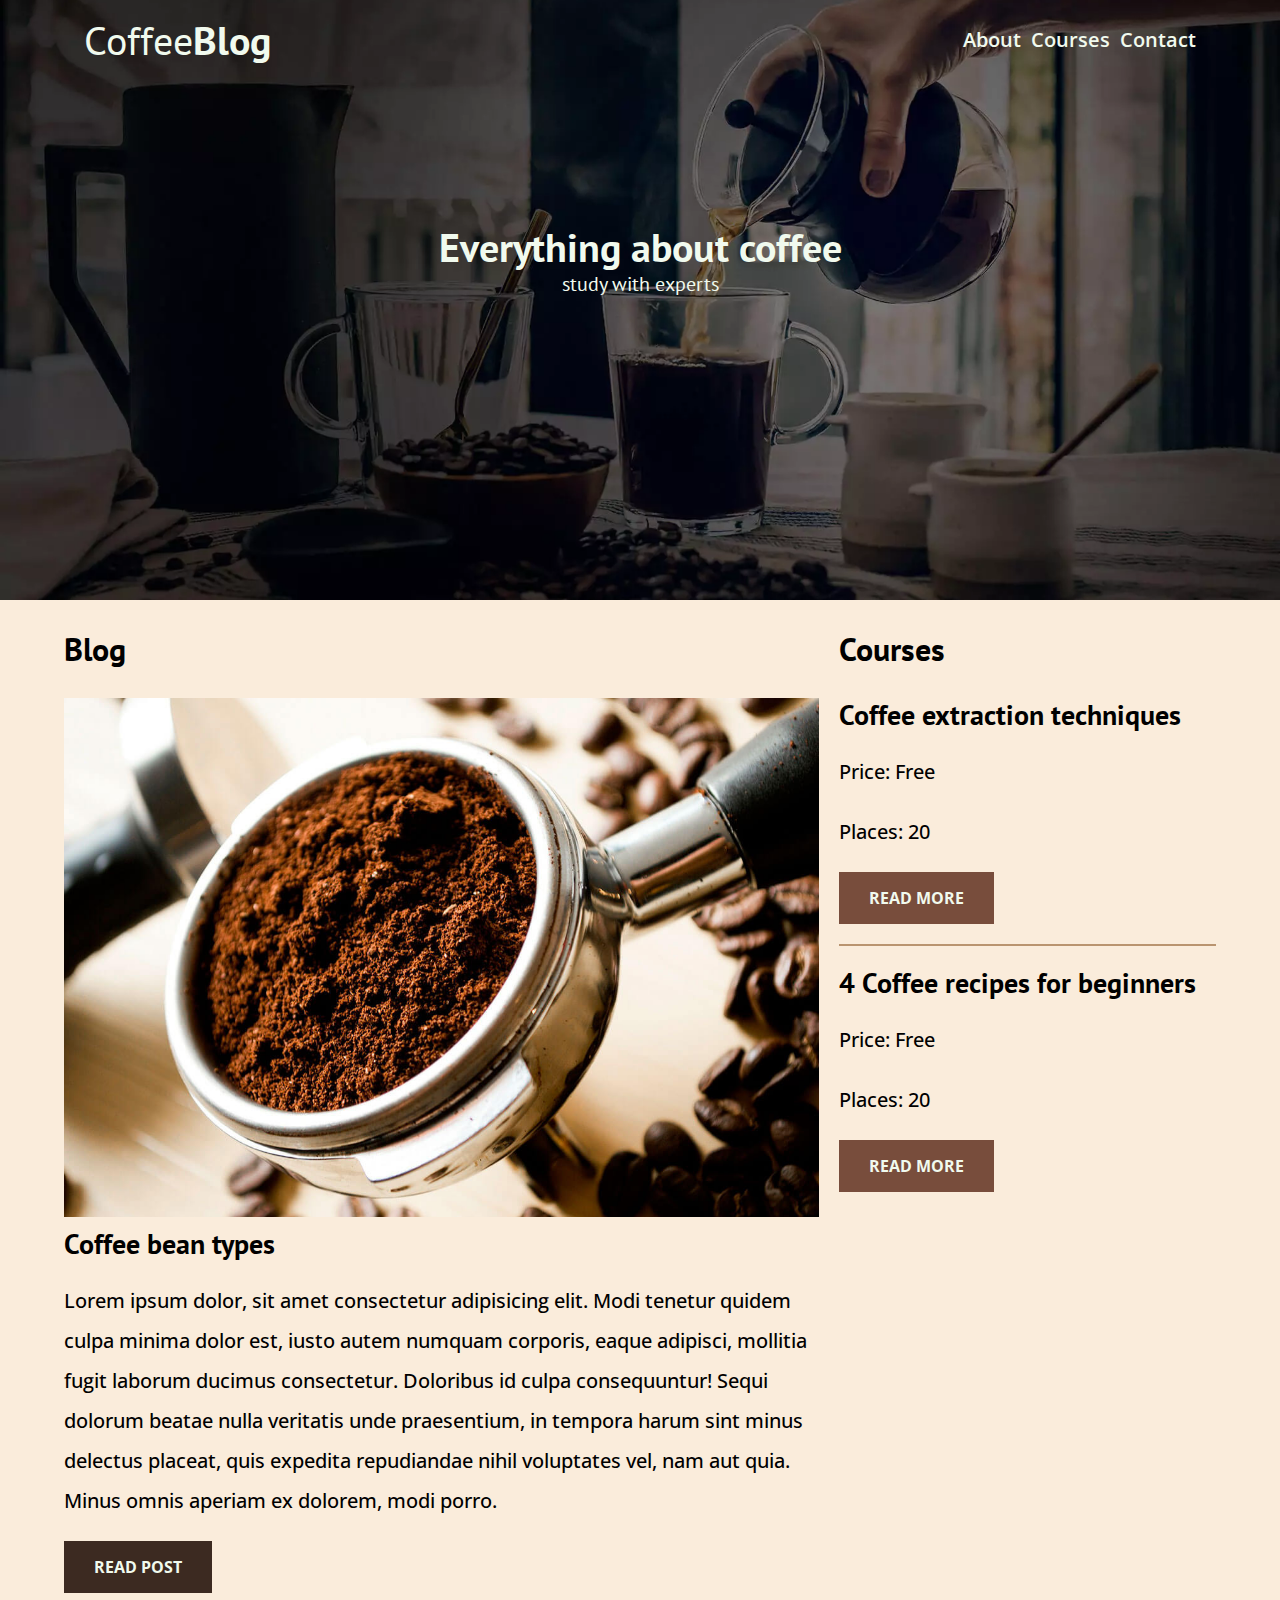
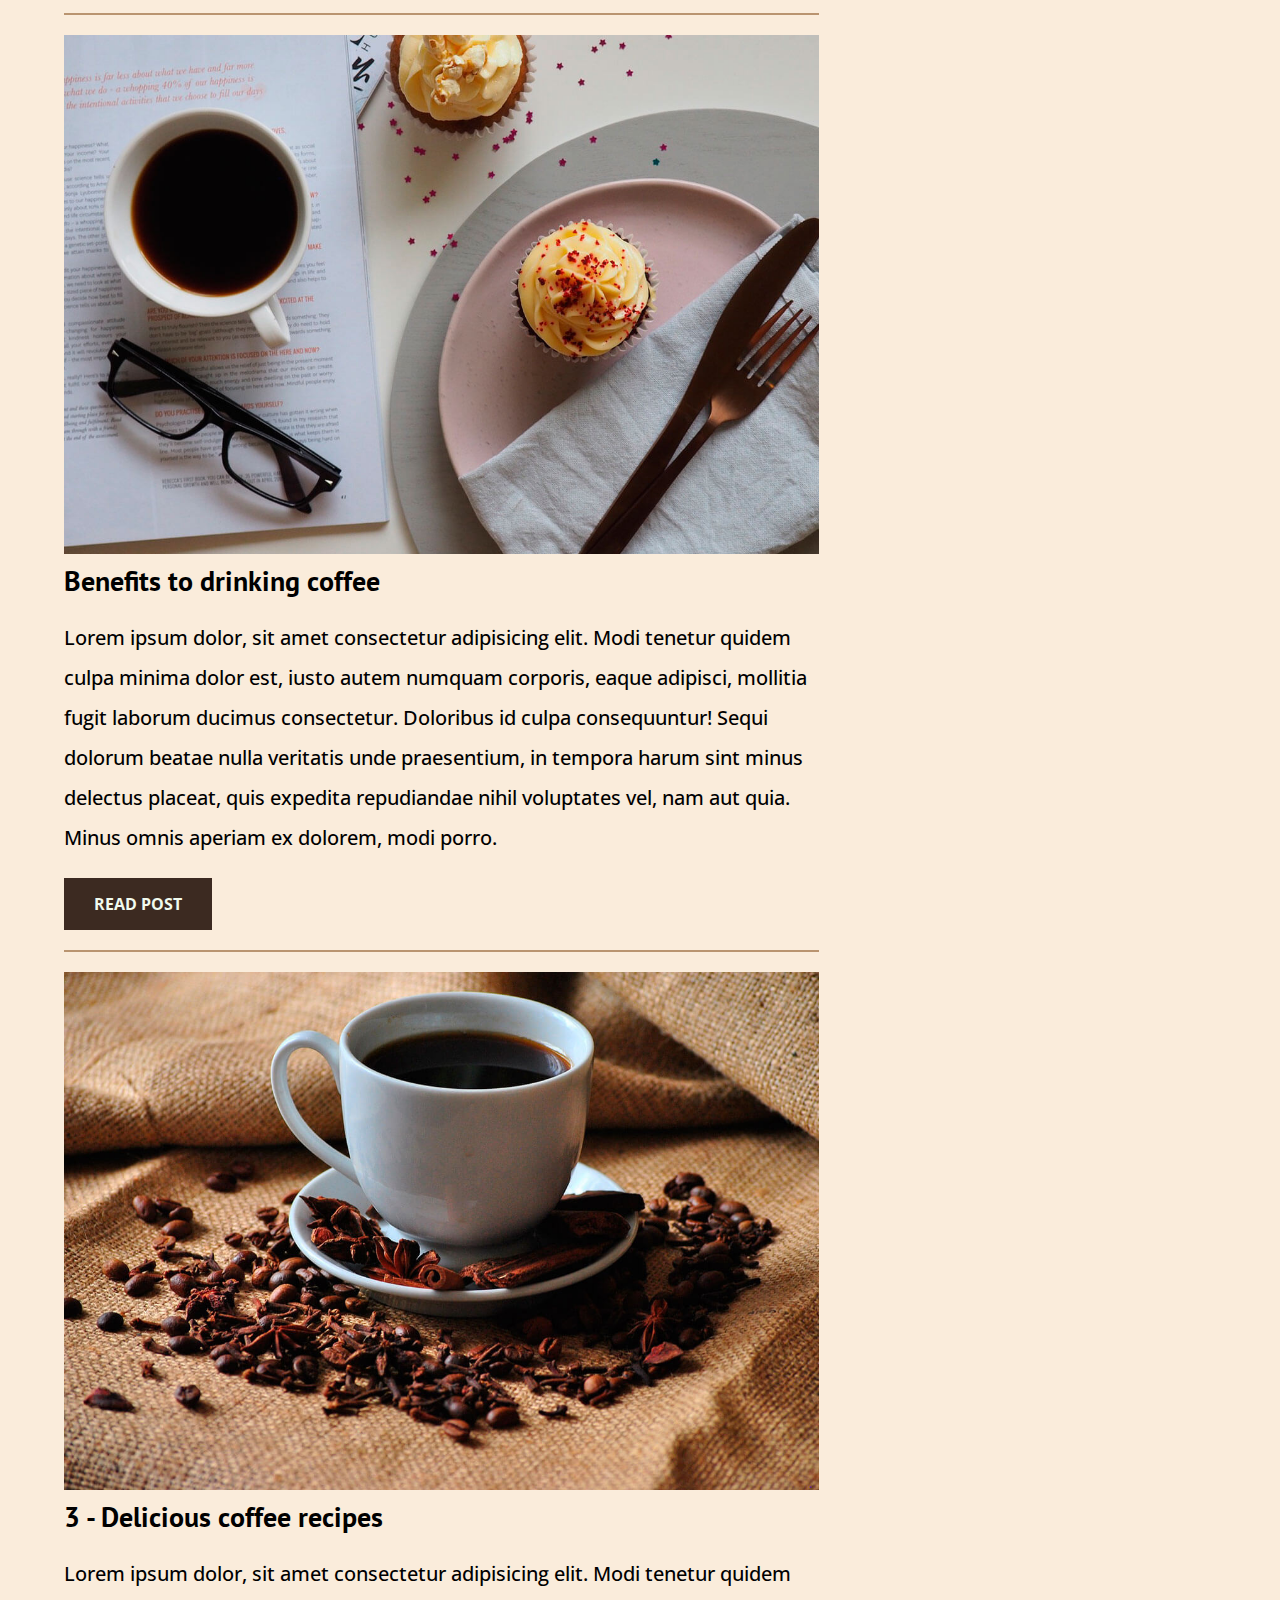
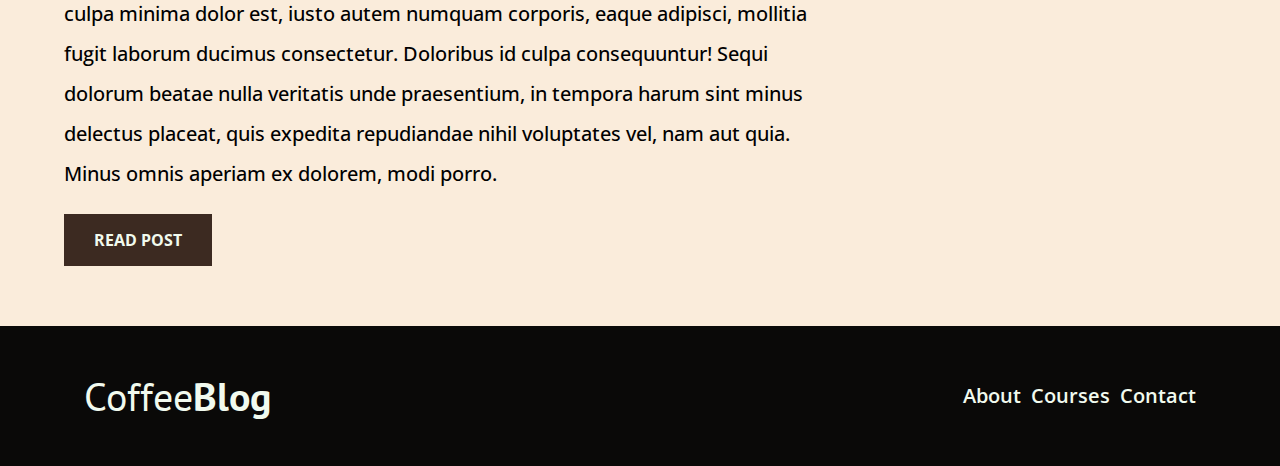
<file: index.html>
<!DOCTYPE html>
<html lang="en">
  <head>
    <meta charset="UTF-8" />
    <meta name="viewport" content="width=device-width, initial-scale=1.0" />
    <link rel="stylesheet" href="./css/style.css" />
    <link rel="stylesheet" href="./css/normalize.css" />
    <link rel="preconnect" href="https://fonts.googleapis.com" />
    <link rel="preconnect" href="https://fonts.gstatic.com" crossorigin />
    <link
      href="https://fonts.googleapis.com/css2?family=Open+Sans:ital,wght@0,300..800;1,300..800&family=PT+Sans:ital,wght@0,400;0,700;1,400;1,700&display=swap"
      rel="stylesheet"
    />
    <title>Document</title>
  </head>
  <body>
    <header class="header">
      <div class="container">
        <div class="nav__container">
          <a class="nav__logo" href="./index.html">
            <h1 class="normal no-margin center-text">Coffee<strong class="bold">Blog</strong></h1></a>

          <nav class="nav__navigation">
            <a href="./about.html" class="nav__links center-text"> About</a>
            <a href="./courses.html" class="nav__links center-text">Courses</a>
            <a href="./contact.html" class="nav__links center-text">Contact</a>
          </nav>
        </div>
      </div>
      <div class="header__texto center-text">
        <h2 class="no-margin">Everything about coffee</h2>
        <p class="no-margin">study with experts</p>
      </div>
    </header>

    <div class="container principal__content">
      <main class="blog">
          <h3>Blog</h3>
          <article class="post">
            <div class="post__img">
              <img loading="lazy" src="./img/blog1.jpg" alt="">
            </div>
            <div class="post__content ">
              <h4 class="no-margin">Coffee bean types</h4>
              <p>Lorem ipsum dolor, sit amet consectetur adipisicing elit. Modi tenetur quidem culpa minima dolor est, iusto autem numquam corporis, eaque adipisci, mollitia fugit laborum ducimus consectetur. Doloribus id culpa consequuntur!
              Sequi dolorum beatae nulla veritatis unde praesentium, in tempora harum sint minus delectus placeat, quis expedita repudiandae nihil voluptates vel, nam aut quia. Minus omnis aperiam ex dolorem, modi porro.</p> 
                <a  class="post__button  post__button--primary" href="./post.html">Read post</a>
            </div>
          </article>
          <article class="post">
            <div class="post__img">
              <img loading="lazy" src="./img/blog2.jpg" alt="">
            </div>
            <div class="post__content ">
              <h4 class="no-margin">Benefits to drinking coffee</h4>
              <p>Lorem ipsum dolor, sit amet consectetur adipisicing elit. Modi tenetur quidem culpa minima dolor est, iusto autem numquam corporis, eaque adipisci, mollitia fugit laborum ducimus consectetur. Doloribus id culpa consequuntur!
              Sequi dolorum beatae nulla veritatis unde praesentium, in tempora harum sint minus delectus placeat, quis expedita repudiandae nihil voluptates vel, nam aut quia. Minus omnis aperiam ex dolorem, modi porro.</p> 
                <a  class="post__button" href="./post.html">Read post</a>
            </div>
          </article>
          <article class="post">
            <div class="post__img">
              <img loading="lazy" src="./img/blog3.jpg" alt="">
            </div>
            <div class="post__content ">
              <h4 class="no-margin"> 3 - Delicious coffee recipes</h4>
              <p>Lorem ipsum dolor, sit amet consectetur adipisicing elit. Modi tenetur quidem culpa minima dolor est, iusto autem numquam corporis, eaque adipisci, mollitia fugit laborum ducimus consectetur. Doloribus id culpa consequuntur!
              Sequi dolorum beatae nulla veritatis unde praesentium, in tempora harum sint minus delectus placeat, quis expedita repudiandae nihil voluptates vel, nam aut quia. Minus omnis aperiam ex dolorem, modi porro.</p> 
                <a  class="post__button" href="./post.html">Read post</a>
            </div>
          </article>
      </main>
      <aside>
        <h3>Courses</h3>
        <ul class="courses  no-padding">
          <li class="widget-course ">
            <h4 class="no-margin">Coffee extraction techniques</h4>
            <p class="widget-course__label">Price:
              <span class="widget-course__info">Free</span>
            </p>
            <p class="widget-course__label">Places:
              <span class="widget-course__info">20</span>
            </p>
            <a  class="post__button  post__button--secondary" href="">Read More</a>
          </li>
          <li class="widget-course ">
            <h4 class="no-margin">4 Coffee recipes for beginners</h4>
            <p class="widget-course__label">Price:
              <span class="widget-course__info">Free</span>
            </p>
            <p class="widget-course__label">Places:
              <span class="widget-course__info">20</span>
            </p>
            <a  class="post__button  post__button--secondary" href="">Read More</a>
          </li>
        </ul>
      </aside>
    </div>
    <footer  class="footer">
      <div class="container">
        <div class="nav__container">
          <a class="nav__logo" href="./index.html">
            <h1 class="normal no-margin center-text">Coffee<strong class="bold">Blog</strong></h1></a>

          <nav class="nav__navigation">
            <a href="./about" class="nav__links center-text"> About</a>
            <a href="./courses" class="nav__links center-text">Courses</a>
            <a href="./contact" class="nav__links center-text">Contact</a>
          </nav>
        </div>
      </div>    

    </footer>
  </body>
</html>
</file>
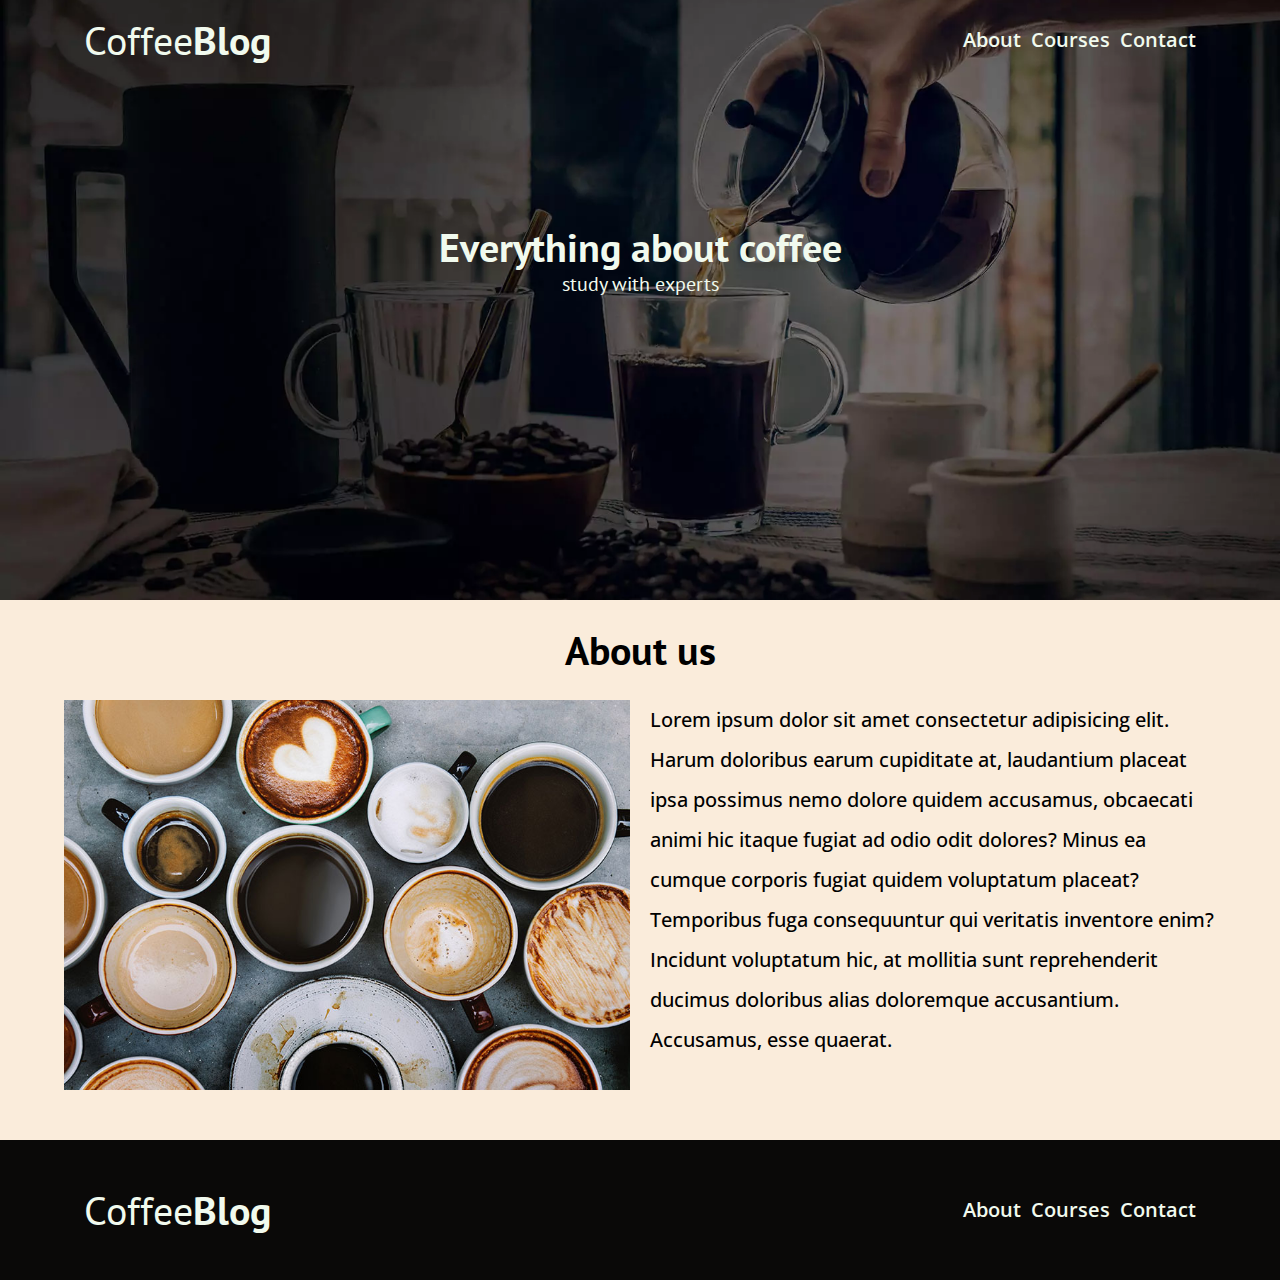
<file: about.html>
<!DOCTYPE html>
<html lang="en">
<head>
    <meta charset="UTF-8">
    <meta name="viewport" content="width=device-width, initial-scale=1.0">
    <link rel="stylesheet" href="./css/style.css" />
    <link rel="stylesheet" href="./css/normalize.css" />
    <link rel="preconnect" href="https://fonts.googleapis.com" />
    <link rel="preconnect" href="https://fonts.gstatic.com" crossorigin />
    <link
    href="https://fonts.googleapis.com/css2?family=Open+Sans:ital,wght@0,300..800;1,300..800&family=PT+Sans:ital,wght@0,400;0,700;1,400;1,700&display=swap"
    rel="stylesheet"
  />
    <title>Document</title>
</head>
<body>
    <header class="header">
        <div class="container">
          <div class="nav__container">
            <a class="nav__logo" href="./index.html">
              <h1 class="normal no-margin center-text">Coffee<strong class="bold">Blog</strong></h1></a>
  
            <nav class="nav__navigation">
              <a href="./about.html" class="nav__links center-text"> About</a>
              <a href="./courses.html" class="nav__links center-text">Courses</a>
              <a href="./contact.html" class="nav__links center-text">Contact</a>
            </nav>
          </div>
        </div>
        <div class="header__texto center-text">
          <h2 class="no-margin">Everything about coffee</h2>
          <p class="no-margin">study with experts</p>
        </div>
      </header>

      <main class="container">
        <h2 class="center-text">About us</h2>
        
        <div class="about">
          <div class="about__img">
            <img src="./img/nosotros.jpg" alt="">
          </div>
          <div class="about__text">
            <p>Lorem ipsum dolor sit amet consectetur adipisicing elit. Harum doloribus earum cupiditate at, laudantium placeat ipsa possimus nemo dolore quidem accusamus, obcaecati animi hic itaque fugiat ad odio odit dolores?
            Minus ea cumque corporis fugiat quidem voluptatum placeat? Temporibus fuga consequuntur qui veritatis inventore enim? Incidunt voluptatum hic, at mollitia sunt reprehenderit ducimus doloribus alias doloremque accusantium. Accusamus, esse quaerat.
            </p>
          </div>
         
        </div>
      

      </main>
      <footer  class="footer">
        <div class="container">
          <div class="nav__container">
            <a class="nav__logo" href="./index.html">
              <h1 class="normal no-margin center-text">Coffee<strong class="bold">Blog</strong></h1></a>
  
            <nav class="nav__navigation">
              <a href="./about" class="nav__links center-text"> About</a>
              <a href="./courses" class="nav__links center-text">Courses</a>
              <a href="./contact" class="nav__links center-text">Contact</a>
            </nav>
          </div>
        </div>    
  
      </footer>
</body>
</html>
</file>
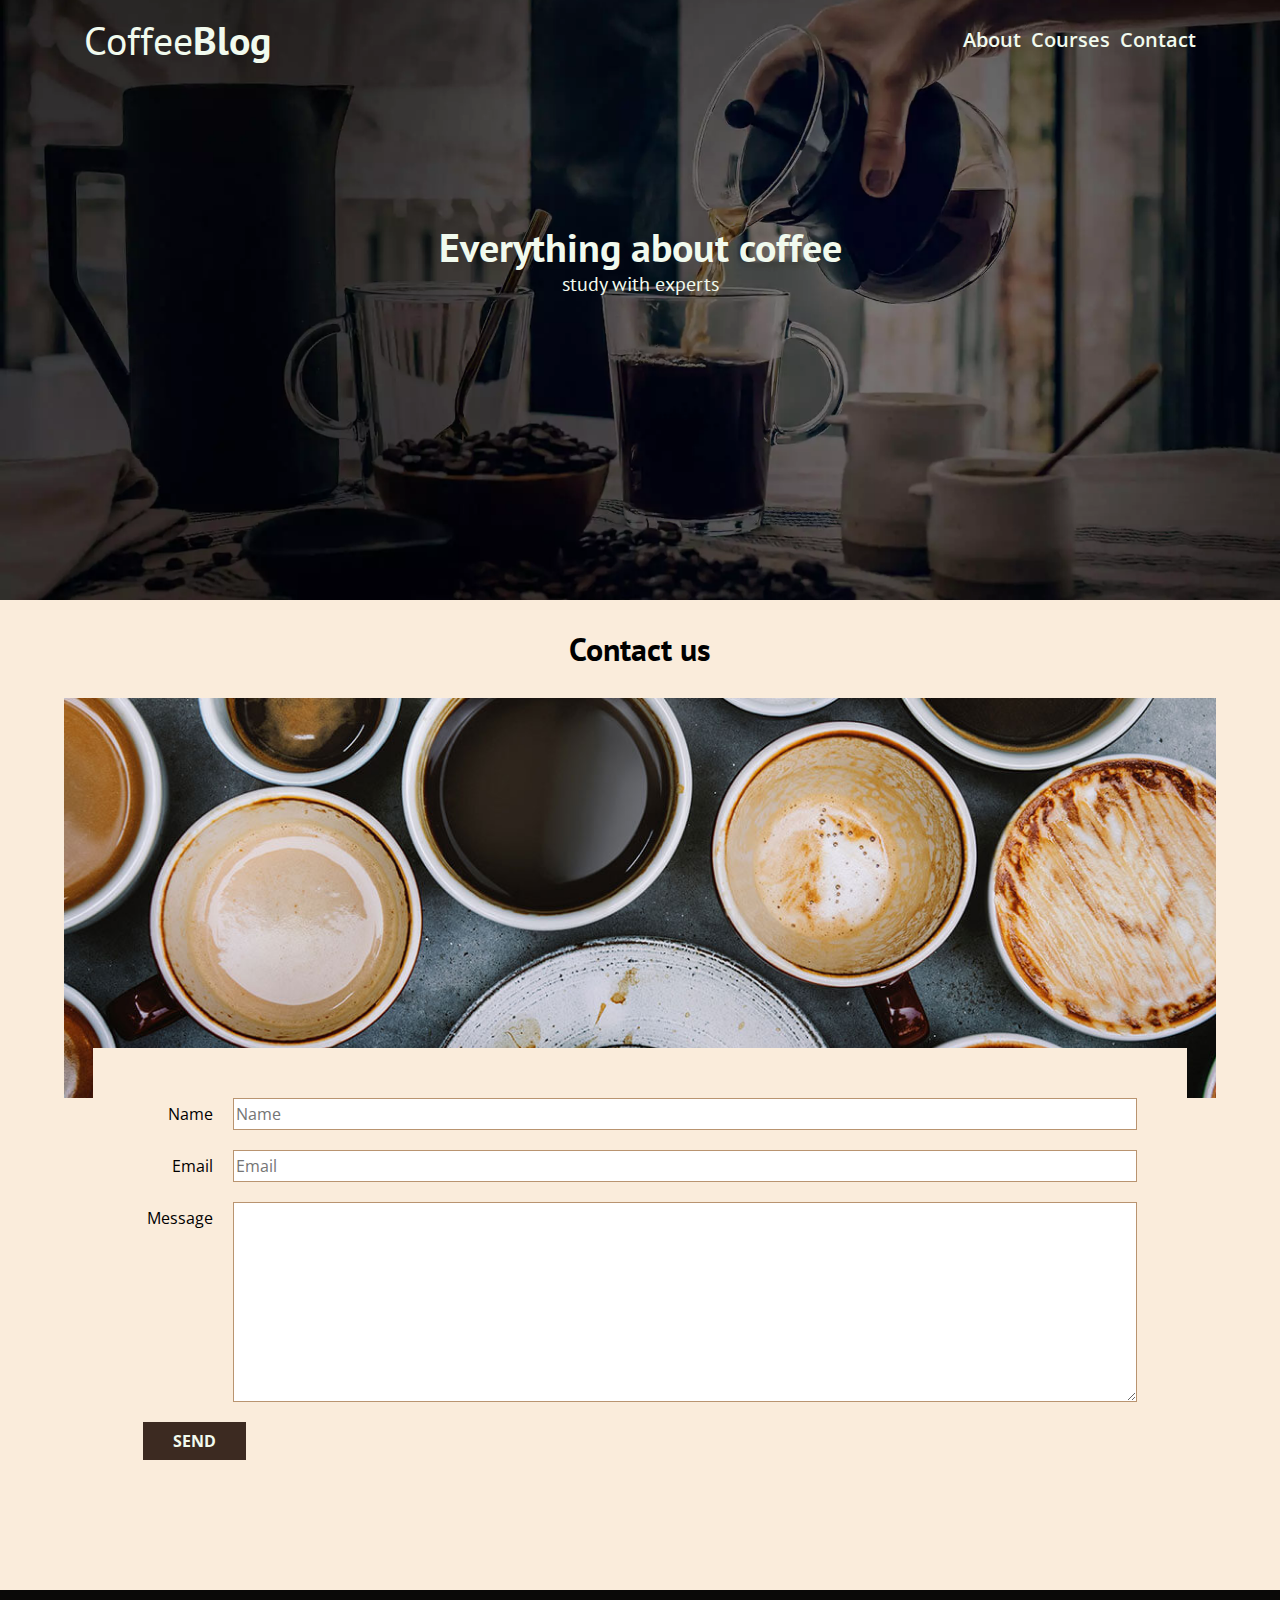
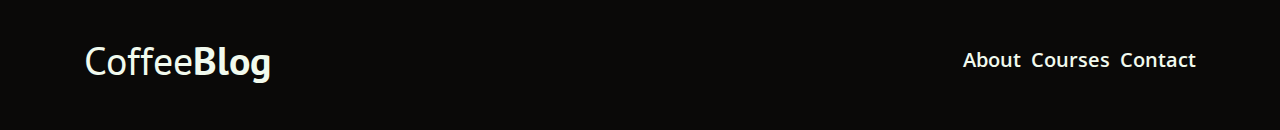
<file: contact.html>
<!DOCTYPE html>
<html lang="en">
  <head>
    <meta charset="UTF-8" />
    <meta name="viewport" content="width=device-width, initial-scale=1.0" />
    <link rel="stylesheet" href="./css/style.css" />
    <link rel="stylesheet" href="./css/normalize.css" />
    <link rel="preconnect" href="https://fonts.googleapis.com" />
    <link rel="preconnect" href="https://fonts.gstatic.com" crossorigin />
    <link
      href="https://fonts.googleapis.com/css2?family=Open+Sans:ital,wght@0,300..800;1,300..800&family=PT+Sans:ital,wght@0,400;0,700;1,400;1,700&display=swap"
      rel="stylesheet"
    />
    <title>Document</title>
  </head>
  <body>
    <header class="header">
      <div class="container">
        <div class="nav__container">
          <a class="nav__logo" href="./index.html">
            <h1 class="normal no-margin center-text">
              Coffee<strong class="bold">Blog</strong>
            </h1></a
          >

          <nav class="nav__navigation">
            <a href="./about.html" class="nav__links center-text"> About</a>
            <a href="./courses.html" class="nav__links center-text">Courses</a>
            <a href="./contact.html" class="nav__links center-text">Contact</a>
          </nav>
        </div>
      </div>
      <div class="header__texto center-text">
        <h2 class="no-margin">Everything about coffee</h2>
        <p class="no-margin">study with experts</p>
      </div>
    </header>
    <main class="container">
      <h3 class="center-text">Contact us</h3>
      <div class="contact__background"></div>
      <form class="form">
        <div class="form__contact">
          <label class="form__label" for="contact__name">Name</label>
          <input class="form__field " type="text" placeholder="Name" id="contact__name" />
        </div>
        <div class="form__contact">
          <label class="form__label" for="contact__email">Email</label>
          <input class="form__field " type="email" placeholder="Email" id="contact__email" />
        </div>
        <div class="form__contact">
          <label class="form__label" for="contact__message">Message</label>
          <textarea
            class="form__field form__field--textarea"
            name=""
            id="contact__message"
            cols="30"
            rows="10"
          ></textarea>
        </div>
        <div class="form__contact">
          <input
            type="submit"
            value="Send"
            class="post__button post__button--primary"
          />
        </div>
      </form>
    </main>
    <footer class="footer">
      <div class="container">
        <div class="nav__container">
          <a class="nav__logo" href="./index.html">
            <h1 class="normal no-margin center-text">
              Coffee<strong class="bold">Blog</strong>
            </h1></a
          >

          <nav class="nav__navigation">
            <a href="./about" class="nav__links center-text"> About</a>
            <a href="./courses" class="nav__links center-text">Courses</a>
            <a href="./contact" class="nav__links center-text">Contact</a>
          </nav>
        </div>
      </div>
    </footer>
  </body>
</html>
</file>
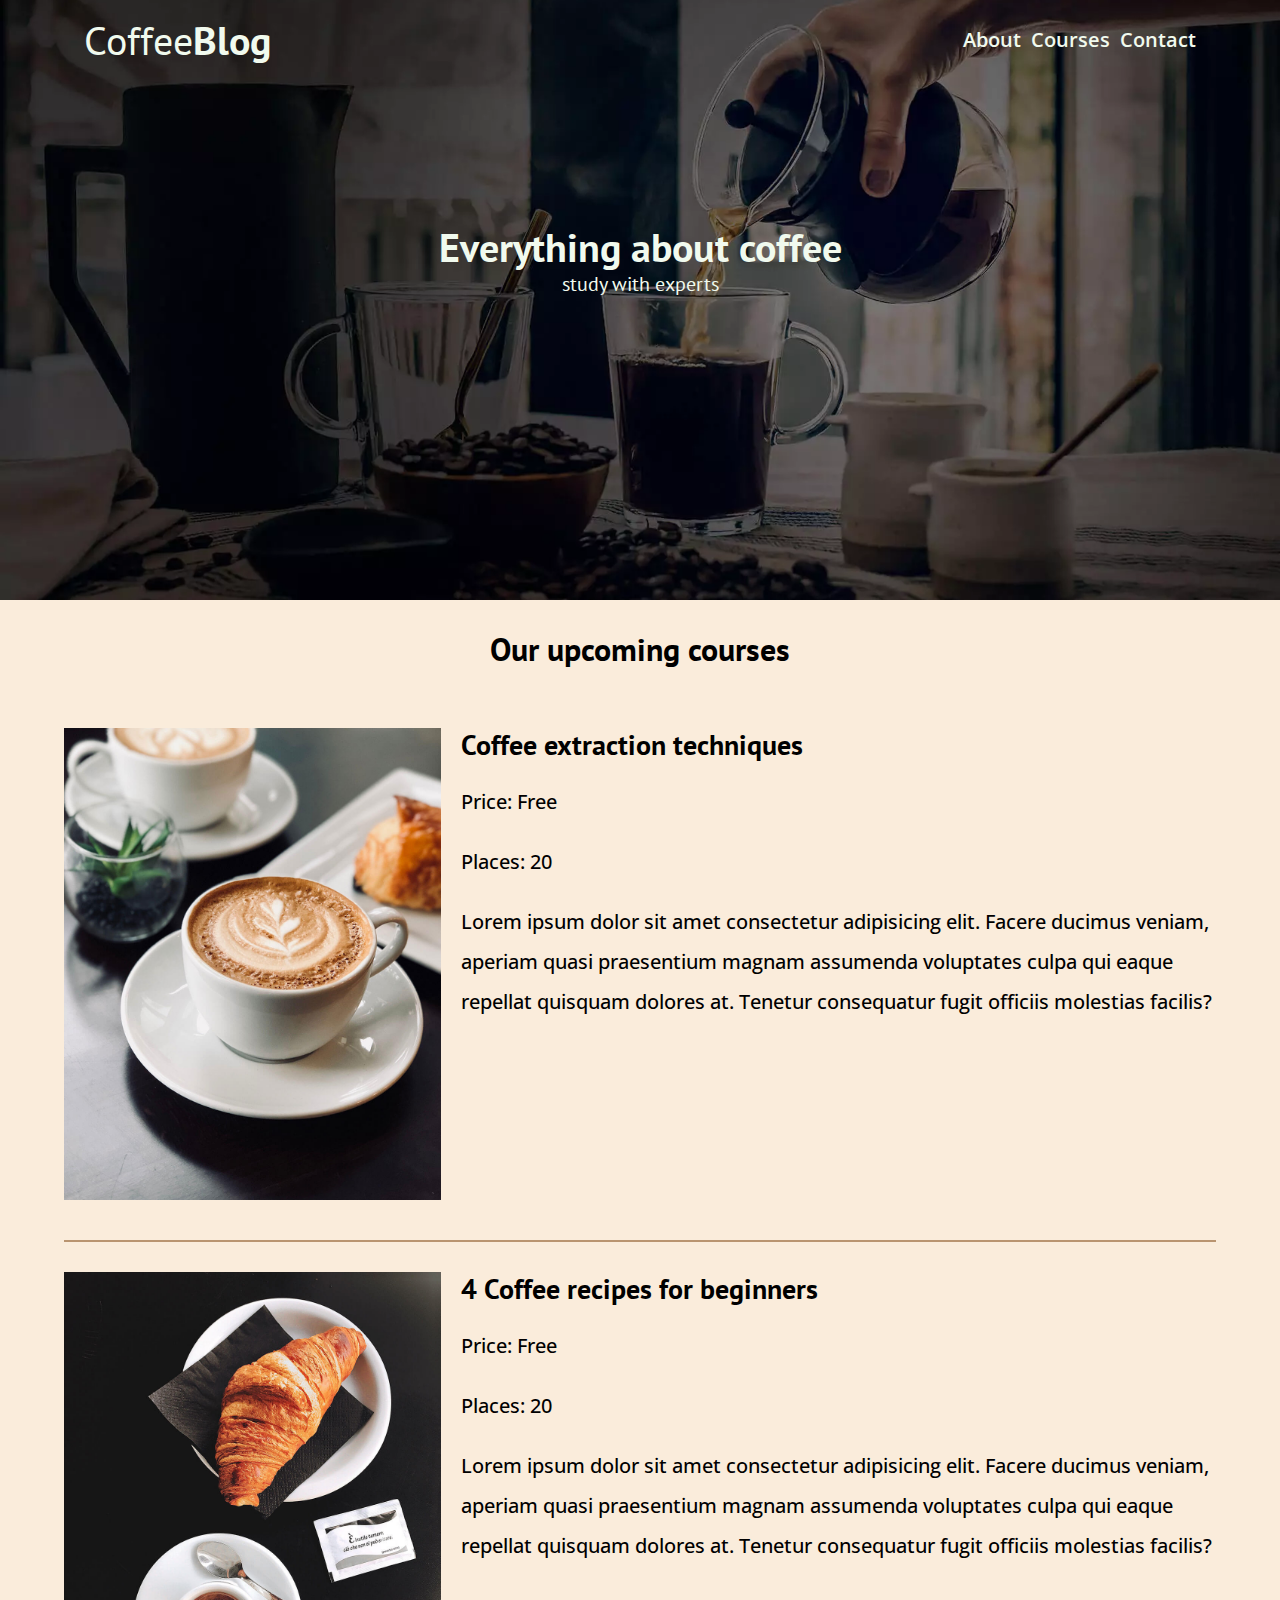
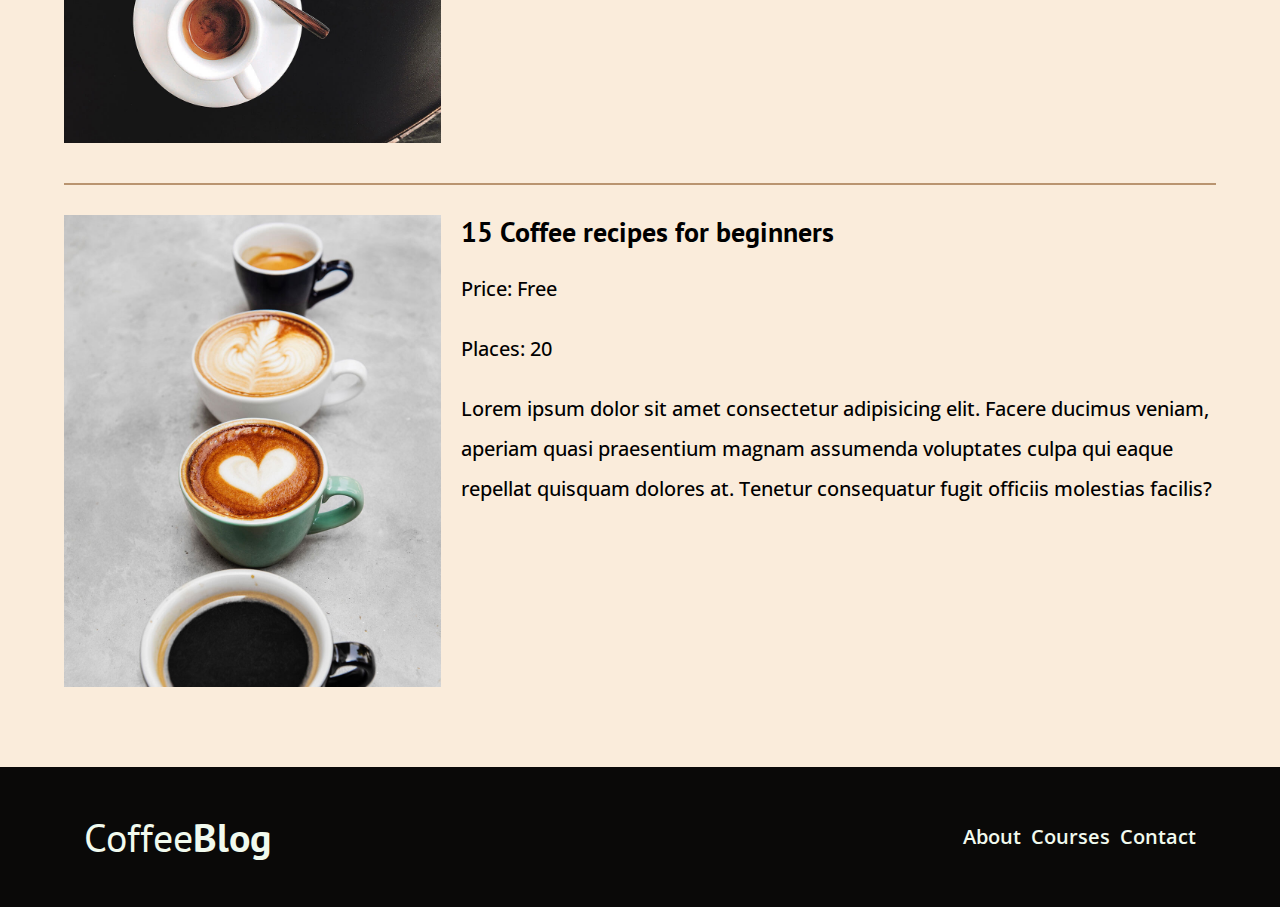
<file: courses.html>
<!DOCTYPE html>
<html lang="en">
  <head>
    <meta charset="UTF-8" />
    <meta name="viewport" content="width=device-width, initial-scale=1.0" />
    <link rel="stylesheet" href="./css/style.css" />
    <link rel="stylesheet" href="./css/normalize.css" />
    <link rel="preconnect" href="https://fonts.googleapis.com" />
    <link rel="preconnect" href="https://fonts.gstatic.com" crossorigin />
    <link
      href="https://fonts.googleapis.com/css2?family=Open+Sans:ital,wght@0,300..800;1,300..800&family=PT+Sans:ital,wght@0,400;0,700;1,400;1,700&display=swap"
      rel="stylesheet"
    />
    <title>Document</title>
  </head>
  <body>
    <header class="header">
      <div class="container">
        <div class="nav__container">
          <a class="nav__logo" href="./index.html">
            <h1 class="normal no-margin center-text">Coffee<strong class="bold">Blog</strong></h1></a>

          <nav class="nav__navigation">
            <a href="./about.html" class="nav__links center-text"> About</a>
            <a href="./courses.html" class="nav__links center-text">Courses</a>
            <a href="./contact.html" class="nav__links center-text">Contact</a>
          </nav>
        </div>
      </div>
      <div class="header__texto center-text">
        <h2 class="no-margin">Everything about coffee</h2>
        <p class="no-margin">study with experts</p>
      </div>
    </header>

    <main class="container">
        <h3 class="center-text">Our upcoming courses</h3>
       <div class="courses__container">
        <div class="courses__img"><img loading="lazy" src="./img/curso2.jpg" alt=""></div>
        <div class="courses__info">
            <h4 class="no-margin">Coffee extraction techniques</h4>
            <p class=course__label">Price:
              <span class=course__info">Free</span>
            </p>
            <p class=course__label">Places:
              <span class=course__info">20</span>
            </p>
            <p class=course__description">
            Lorem ipsum dolor sit amet consectetur adipisicing elit. Facere ducimus veniam, aperiam quasi praesentium magnam assumenda voluptates culpa qui eaque repellat quisquam dolores at. Tenetur consequatur fugit officiis molestias facilis?
              </p>
        </div>
       </div>
       <div class="courses__container">
        <div class="courses__img"><img loading="lazy" src="./img/curso1.jpg" alt=""></div>
        <div class="courses__info">
            <h4 class="no-margin">4 Coffee recipes for beginners</h4>
            <p class=course__label">Price:
              <span class=course__info">Free</span>
            </p>
            <p class=course__label">Places:
              <span class=course__info">20</span>
            </p>
            <p class=course__description">
            Lorem ipsum dolor sit amet consectetur adipisicing elit. Facere ducimus veniam, aperiam quasi praesentium magnam assumenda voluptates culpa qui eaque repellat quisquam dolores at. Tenetur consequatur fugit officiis molestias facilis?
              </p>
        </div>
       </div>
       <div class="courses__container">
        <div class="courses__img"><img loading="lazy" src="./img/curso3.jpg" alt=""></div>
        <div class="courses__info">
            <h4 class="no-margin">15 Coffee recipes for beginners</h4>
            <p class=course__label">Price:
              <span class=course__info">Free</span>
            </p>
            <p class=course__label">Places:
              <span class=course__info">20</span>
            </p>
            <p class=course__description">
            Lorem ipsum dolor sit amet consectetur adipisicing elit. Facere ducimus veniam, aperiam quasi praesentium magnam assumenda voluptates culpa qui eaque repellat quisquam dolores at. Tenetur consequatur fugit officiis molestias facilis?
              </p>
        </div>
       </div>
    </main>
    
    <footer  class="footer">
      <div class="container">
        <div class="nav__container">
          <a class="nav__logo" href="./index.html">
            <h1 class="normal no-margin center-text">Coffee<strong class="bold">Blog</strong></h1></a>

          <nav class="nav__navigation">
            <a href="./about" class="nav__links center-text"> About</a>
            <a href="./courses" class="nav__links center-text">Courses</a>
            <a href="./contact" class="nav__links center-text">Contact</a>
          </nav>
        </div>
      </div>    

    </footer>
  </body>
</html>
</file>
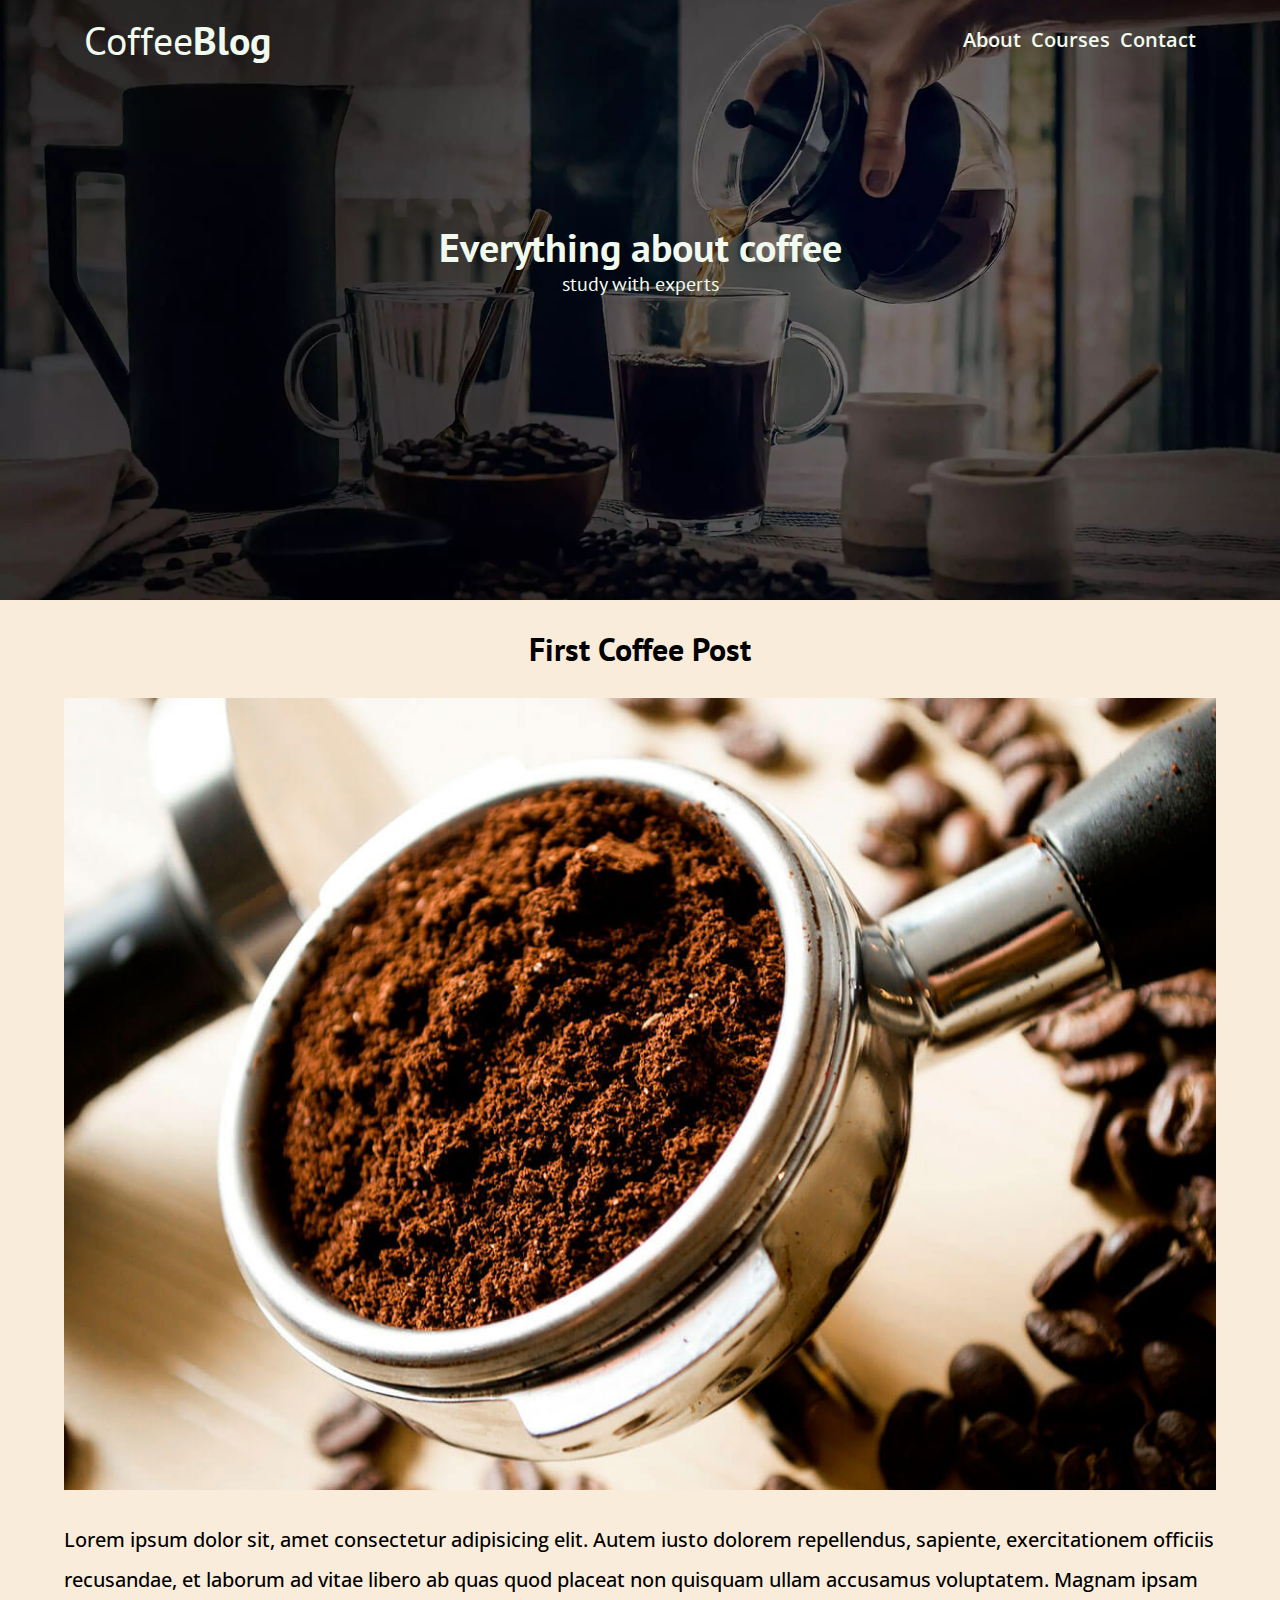
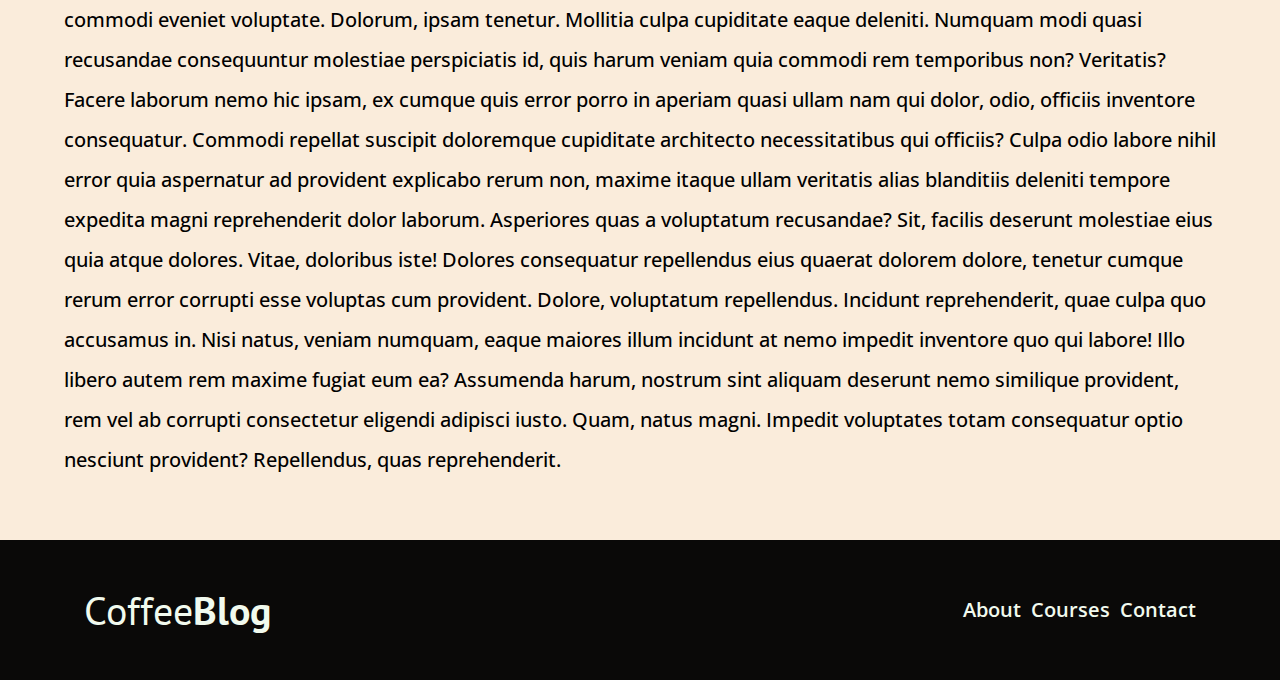
<file: post.html>
<!DOCTYPE html>
<html lang="en">
  <head>
    <meta charset="UTF-8" />
    <meta name="viewport" content="width=device-width, initial-scale=1.0" />
    <link rel="stylesheet" href="./css/style.css" />
    <link rel="stylesheet" href="./css/normalize.css" />
    <link rel="preconnect" href="https://fonts.googleapis.com" />
    <link rel="preconnect" href="https://fonts.gstatic.com" crossorigin />
    <link
      href="https://fonts.googleapis.com/css2?family=Open+Sans:ital,wght@0,300..800;1,300..800&family=PT+Sans:ital,wght@0,400;0,700;1,400;1,700&display=swap"
      rel="stylesheet"
    />
    <title>Document</title>
  </head>
  <body>
    <header class="header">
      <div class="container">
        <div class="nav__container">
          <a class="nav__logo" href="./index.html">
            <h1 class="normal no-margin center-text">Coffee<strong class="bold">Blog</strong></h1></a>

          <nav class="nav__navigation">
            <a href="./about.html" class="nav__links center-text"> About</a>
            <a href="./courses.html" class="nav__links center-text">Courses</a>
            <a href="./contact.html" class="nav__links center-text">Contact</a>
          </nav>
        </div>
      </div>
      <div class="header__texto center-text">
        <h2 class="no-margin">Everything about coffee</h2>
        <p class="no-margin">study with experts</p>
      </div>
    </header>

    <main class="container">
        <h3 class="center-text">First Coffee Post</h3>
        <div class="post__container">

            <div class="post__img">
                <img src="./img/blog1.jpg" alt="">
            </div>
            <div class="post__text">
                <p>Lorem ipsum dolor sit, amet consectetur adipisicing elit. Autem iusto dolorem repellendus, sapiente, exercitationem officiis recusandae, et laborum ad vitae libero ab quas quod placeat non quisquam ullam accusamus voluptatem.
                Magnam ipsam commodi eveniet voluptate. Dolorum, ipsam tenetur. Mollitia culpa cupiditate eaque deleniti. Numquam modi quasi recusandae consequuntur molestiae perspiciatis id, quis harum veniam quia commodi rem temporibus non? Veritatis?
                Facere laborum nemo hic ipsam, ex cumque quis error porro in aperiam quasi ullam nam qui dolor, odio, officiis inventore consequatur. Commodi repellat suscipit doloremque cupiditate architecto necessitatibus qui officiis?
                Culpa odio labore nihil error quia aspernatur ad provident explicabo rerum non, maxime itaque ullam veritatis alias blanditiis deleniti tempore expedita magni reprehenderit dolor laborum. Asperiores quas a voluptatum recusandae?
                Sit, facilis deserunt molestiae eius quia atque dolores. Vitae, doloribus iste! Dolores consequatur repellendus eius quaerat dolorem dolore, tenetur cumque rerum error corrupti esse voluptas cum provident. Dolore, voluptatum repellendus.
                Incidunt reprehenderit, quae culpa quo accusamus in. Nisi natus, veniam numquam, eaque maiores illum incidunt at nemo impedit inventore quo qui labore! Illo libero autem rem maxime fugiat eum ea?
                Assumenda harum, nostrum sint aliquam deserunt nemo similique provident, rem vel ab corrupti consectetur eligendi adipisci iusto. Quam, natus magni. Impedit voluptates totam consequatur optio nesciunt provident? Repellendus, quas reprehenderit.
    
                </p>
            </div>
        </div>

    </main>

    <footer  class="footer">
      <div class="container">
        <div class="nav__container">
          <a class="nav__logo" href="./index.html">
            <h1 class="normal no-margin center-text">Coffee<strong class="bold">Blog</strong></h1></a>

          <nav class="nav__navigation">
            <a href="./about" class="nav__links center-text"> About</a>
            <a href="./courses" class="nav__links center-text">Courses</a>
            <a href="./contact" class="nav__links center-text">Contact</a>
          </nav>
        </div>
      </div>    

    </footer>
  </body>
</html>
</file>
<file: css/style.css>
:root{
    --primaryFont : "Open Sans", sans-serif;
    --secondaryFont :"PT Sans", sans-serif;

    --pcolor: #784d3c;
    --white: #f1faee;
    --black:#0a0908;
}


html {
    box-sizing: border-box;
    font-size: 62.5%;
  }
  *, *:before, *:after {
    box-sizing: inherit;
}

body{
    font-family: var(--primaryFont);
    font-size: 1.6rem;
    line-height: 2;
    background-color: #faecdb ;
}

/** Global **/

.container{
    width: min(90%,120rem);
    margin: 0 auto;
}
h1,h2,h3,h4{
    font-family: var(--secondaryFont);
    line-height: 3.4rem;
}
h1{
    font-size: 4.8rem;
}
h2{
    font-size: 4rem;
}
h3{
    font-size: 3.2rem;
}
h4{
    font-size: 2.8rem;
}
img{
    max-width: 100%;
}
p{
    text-decoration: var(--secondaryFont);
    font-size: 2rem;
    font-weight: 500;
}

a{
    outline: none;
    text-decoration: none;
    color: var(--black);
}
ul, li{
    list-style: none;
}
.no-margin{
    margin: 0;
}
.no-padding{
    padding: 0;
}
.center-text{
    text-align: center;
}

/** header **/
.header{
    background-image: url(../img/banner.webp);
    height: 60rem;
    background-size: cover;
    background-repeat: no-repeat;
    background-position: center center;
}
.normal{
    color: var(--white);
}
.header__texto{
    color: var(--white);
    font-family: var(--secondaryFont);
    margin-top:2rem;
    
}
@media(min-width:768px){
    .header__texto{
        margin-top: 15rem;
        
    }
}

@media (min-width: 768px){
    .nav__container{
        display:flex;
        justify-content: space-between;
        align-items: center;
        
        color: var(--white);
        
    
    }
}
.normal{
    font-weight: 400;
}
.bold{
    font-weight: 800;
}


@media(min-width: 768px){
    .nav__navigation{
        display: flex;
        align-content: center;
        gap:1rem
    }
  
} 
.nav__container{
    font-weight: 600;
    font-size: 2rem;
    padding: 2rem;
    
 
}

.nav__links{
    display: block;
    color: var(--white);
}
/** Posts **/

@media(min-width: 768px){
    .principal__content{
        display: grid;
        grid-template-columns: 2fr 1fr;
        column-gap: 2rem;
    }
}

.post{
    border-bottom: 2px solid #B99470;
    margin-top: 2rem;
    margin-bottom: 2rem;
}
.post:last-of-type{
    border: none;
    margin-bottom: 0;
}

.post__button{
    display: block;
   margin-bottom: 2rem;
   background-color: #3C2A21;
        border: none;
    color: var(--white);
    text-align: center;
    font-family: var(--primaryFont);
    font-weight: bold;
    padding: 1rem 3rem;
    cursor: pointer;
 
    text-transform: uppercase;
}
.post__button:hover{
    background-color: #B99470;
    transition: 200;
}
@media (min-width:768px){
    .post__button, .post__button--primary{
        display: inline-block;
        background-color: #3C2A21;
        
}
}
.post__button--secondary{
    background-color: var(--pcolor);
}


.widget-course{
    border-bottom: 2px solid #B99470;
  
    margin-bottom: 2rem;
}
.widget-course:last-of-type{
    border: none;
    margin-bottom: 0;
}

/** Footer **/

.footer{
    background-color: #0a0908;
    padding-bottom: 3rem;
    padding-top: 3rem;
    margin-top: 4rem;
}

/** about **/
@media (min-width:768px){
    .about{
       display: grid;
       grid-template-columns: repeat(2,1fr);
       column-gap: 2rem;
       
    }
    .about__text p{
        margin: 0;
        padding: 0;
    }
}

/** courses **/
.courses__container{
    padding: 3rem 0;
    border-bottom: 2px solid #B99470;
}
.courses__container:last-of-type{
    padding: none;
    border: none;
}

@media (min-width:768px){
    .courses__container{
        display: grid;
       
        grid-template-columns: 1fr 2fr;
        column-gap: 2rem;
        
    }
}
/** Post **/
@media (min-width:768px){
    .post__container{
        display: grid;
       
        grid-template-column:repeat(2, 1fr);
        margin-bottom: 0;
        
    }
}
/** Contact **/
.contact__background{
    background-image: url("../img/contacto.jpg");
    height: 40rem;
    background-size: cover;
    background-repeat: no-repeat;
}



.form{ /*form*/
    background-color: #faecdb;
    margin: -5rem auto 0 auto;
    width: 95%;
    padding: 5rem;
}

.form__contact{ /*div*/
    display: flex;
    margin-bottom: 2rem;

}
.form__label{/*label*/
    flex: 0 0 9rem;
    text-align: right;
    padding-right: 2rem;
}
.form__field{
    flex: 1;
    border: 1px solid #B99470;
}
.form__field--textarea{
height: 200px;

}
</file>
